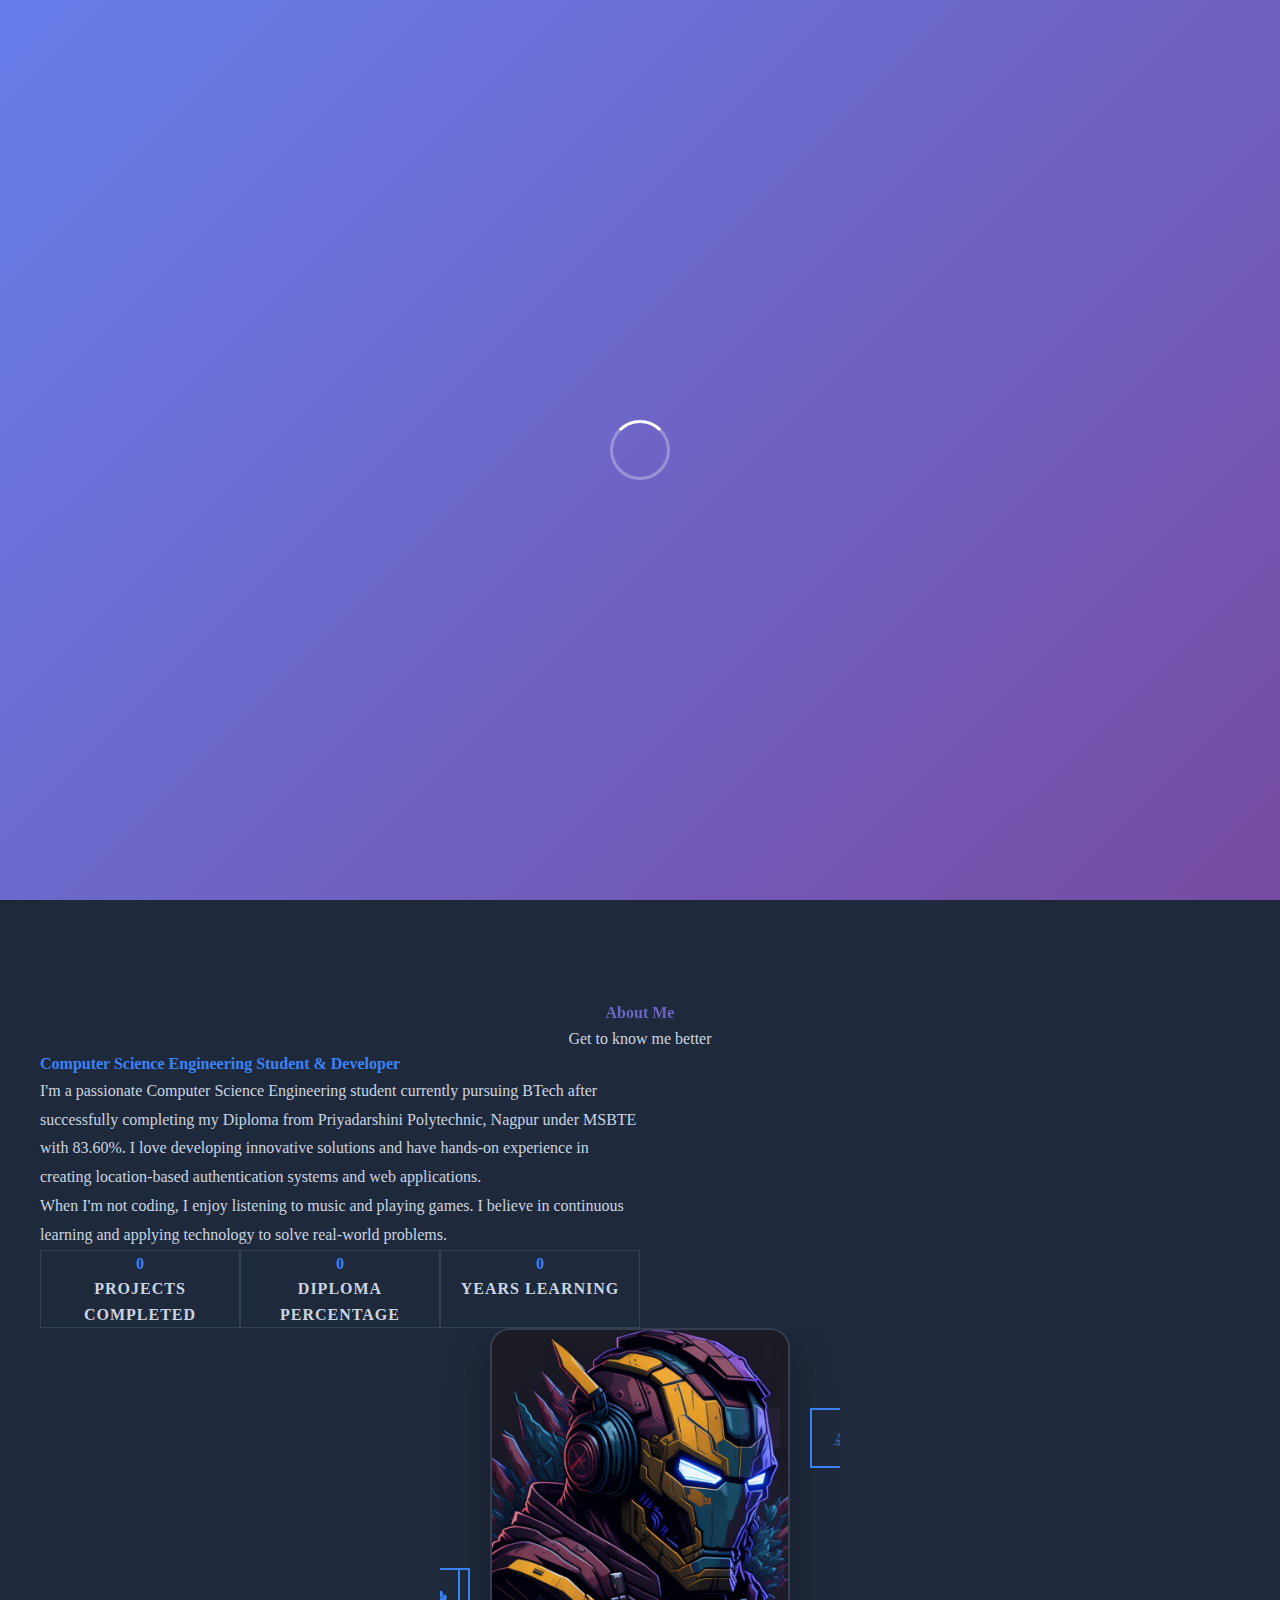
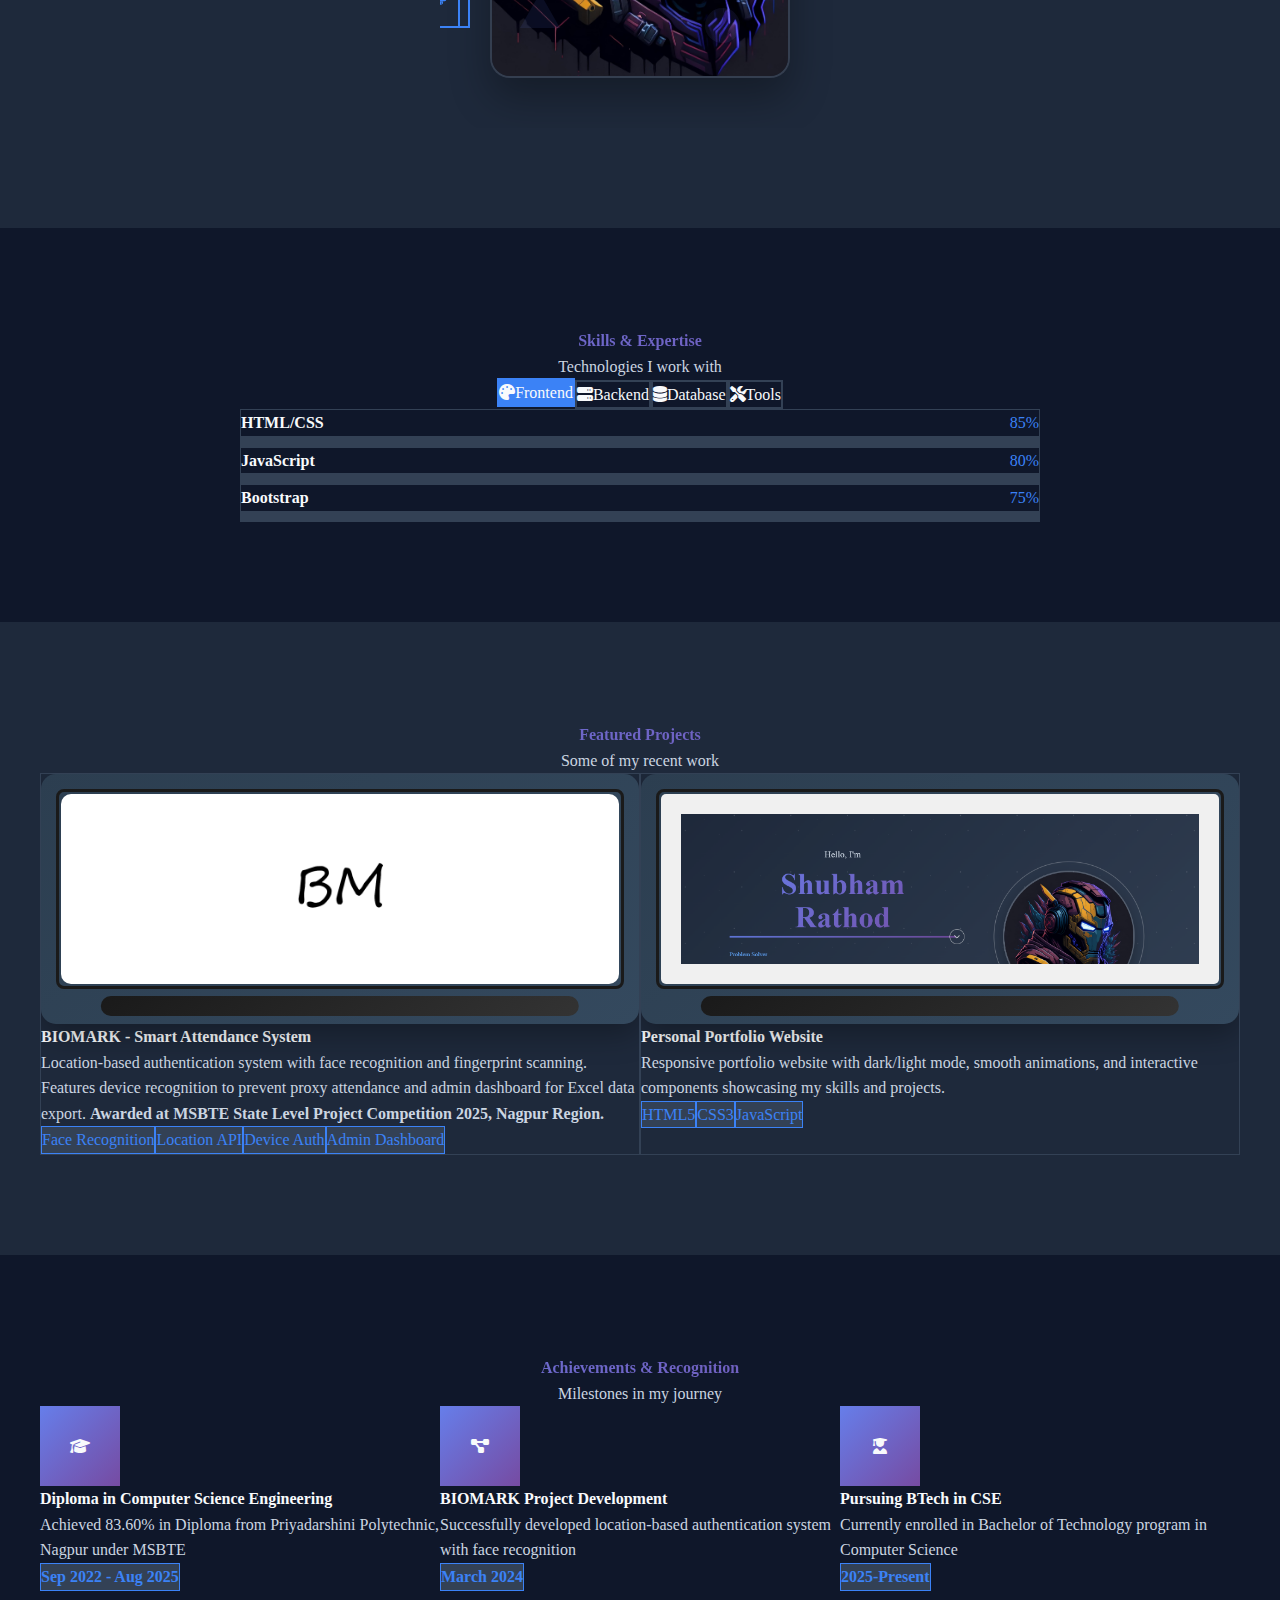
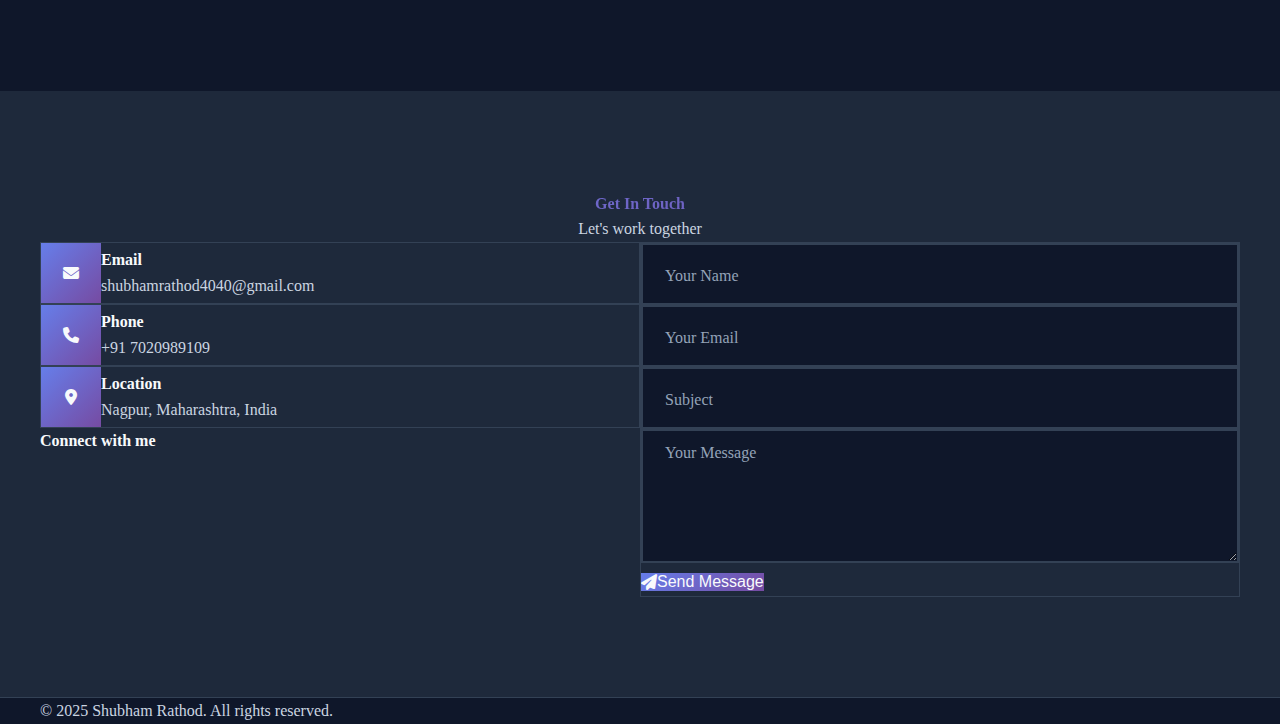
<file: index.html>
<!DOCTYPE html>
<html lang="en" data-theme="dark">
<head>
    <meta charset="UTF-8">
    <meta name="viewport" content="width=device-width, initial-scale=1.0">
    <meta name="description" content="Shubham Rathod - Professional Portfolio | Software Developer & Tech Enthusiast">
    <meta name="keywords" content="Shubham Rathod, Portfolio, Software Developer, Web Developer, Projects">
    <meta name="author" content="Shubham Rathod">
    <title>Shubham Rathod - Portfolio</title>
    
    <!-- Preload critical resources -->
    <link rel="preload" href="styles.css" as="style">
    <link rel="preload" href="script.js" as="script">
    
    <!-- Stylesheets -->
    <link rel="stylesheet" href="styles.css">
    
    <!-- Font Awesome for icons -->
    <link rel="stylesheet" href="https://cdnjs.cloudflare.com/ajax/libs/font-awesome/6.4.0/css/all.min.css">
    
    <!-- Google Fonts -->
    <link href="https://fonts.googleapis.com/css2?family=Inter:wght@300;400;500;600;700&family=Poppins:wght@300;400;500;600;700&display=swap" rel="stylesheet">
</head>
<body>
    <!-- Loading Screen -->
    <div id="loading-screen">
        <div class="loader">
            <div class="loader-circle"></div>
            <p>Loading Portfolio...</p>
        </div>
    </div>

    <!-- Navigation -->
    <nav class="navbar" id="navbar">
        <div class="nav-container">
            <div class="nav-logo">
                <a href="#home">Shubham Rathod</a>
            </div>
            <ul class="nav-menu" id="nav-menu">
                <li class="nav-item">
                    <a href="#home" class="nav-link active">Home</a>
                </li>
                <li class="nav-item">
                    <a href="#about" class="nav-link">About</a>
                </li>
                <li class="nav-item">
                    <a href="#skills" class="nav-link">Skills</a>
                </li>
                <li class="nav-item">
                    <a href="#projects" class="nav-link">Projects</a>
                </li>
                <li class="nav-item">
                    <a href="#achievements" class="nav-link">Achievements</a>
                </li>
                <li class="nav-item">
                    <a href="#contact" class="nav-link">Contact</a>
                </li>
            </ul>
            <div class="nav-controls">
                <button class="theme-toggle" id="theme-toggle" aria-label="Toggle theme">
                    <i class="fas fa-moon"></i>
                </button>
                <div class="hamburger" id="hamburger">
                    <span></span>
                    <span></span>
                    <span></span>
                </div>
            </div>
        </div>
    </nav>

    <!-- Home Section -->
    <section id="home" class="hero">
        <div class="hero-background">
            <div class="hero-particles"></div>
        </div>
        <div class="hero-content">
            <div class="hero-text">
                <div class="hero-greeting">
                    <span class="greeting-text">Hello, I'm</span>
                </div>
                <h1 class="hero-title">
                    <span class="name-highlight">Shubham Rathod</span>
                </h1>
                <div class="hero-subtitle">
                    <span class="typing-text"></span>
                    <span class="cursor">|</span>
                </div>
                <p class="hero-description">
                    Computer Science Engineering student passionate about developing innovative solutions. 
                    Currently pursuing BTech after completing Diploma with 83.60% from Priyadarshini Polytechnic, Nagpur.
                </p>
                <div class="hero-buttons">
                    <a href="#projects" class="btn btn-primary">
                        <i class="fas fa-code"></i>
                        View My Work
                    </a>
                    <a href="#contact" class="btn btn-secondary">
                        <i class="fas fa-envelope"></i>
                        Get In Touch
                    </a>
                    <a href="resume.html" class="btn btn-outline">
                        <i class="fas fa-download"></i>
                        Download Resume
                    </a>
                </div>
                <div class="social-links">
                    <a href="https://www.linkedin.com/in/shubham-rathod-337b40384" target="_blank" aria-label="LinkedIn">
                        <i class="fab fa-linkedin-in"></i>
                    </a>
                    <a href="https://github.com/sr-exe" target="_blank" aria-label="GitHub">
                        <i class="fab fa-github"></i>
                    </a>
                    <a href="mailto:shubhamrathod4040@gmail.com" aria-label="Email">
                        <i class="fas fa-envelope"></i>
                    </a>
                    <a href="tel:+917020989109" aria-label="Phone">
                        <i class="fas fa-phone"></i>
                    </a>
                </div>
            </div>
            <div class="hero-image">
                <div class="image-container">
                    <img src="./ai-generated-7920006_1920.jpg" alt="Shubham Rathod" class="profile-img">
                    <div class="image-overlay"></div>
                </div>
            </div>
        </div>
        <div class="scroll-indicator">
            <div class="scroll-arrow">
                <i class="fas fa-chevron-down"></i>
            </div>
        </div>
    </section>

    <!-- About Section -->
    <section id="about" class="about">
        <div class="container">
            <div class="section-header">
                <h2 class="section-title">About Me</h2>
                <p class="section-subtitle">Get to know me better</p>
            </div>
            <div class="about-content">
                <div class="about-text">
                    <div class="about-intro">
                        <h3>Computer Science Engineering Student & Developer</h3>
                        <p>
                            I'm a passionate Computer Science Engineering student currently pursuing BTech after 
                            successfully completing my Diploma from Priyadarshini Polytechnic, Nagpur under MSBTE 
                            with 83.60%. I love developing innovative solutions and have hands-on experience in 
                            creating location-based authentication systems and web applications.
                        </p>
                        <p>
                            When I'm not coding, I enjoy listening to music and playing games. I believe in 
                            continuous learning and applying technology to solve real-world problems.
                        </p>
                    </div>
                    <div class="about-stats">
                        <div class="stat-item">
                            <span class="stat-number" data-target="2">0</span>
                            <span class="stat-label">Projects Completed</span>
                        </div>
                        <div class="stat-item">
                            <span class="stat-number" data-target="83">0</span>
                            <span class="stat-label">Diploma Percentage</span>
                        </div>
                        <div class="stat-item">
                            <span class="stat-number" data-target="4">0</span>
                            <span class="stat-label">Years Learning</span>
                        </div>
                    </div>
                </div>
            </div>
            <div class="about-image">
                <div class="image-wrapper">
                    <!-- 3D Profile Card -->
                    <div class="profile-3d-container">
                        <div class="profile-card-3d">
                            <div class="card-front">
                                <img src="./ai-generated-7920006_1920.jpg" alt="Shubham Rathod - Profile Photo" />
                            </div>
                            <div class="card-back">
                                <div class="tech-icons">
                                    <div class="tech-icon-3d">
                                        <i class="fab fa-java"></i>
                                        <span>Java</span>
                                    </div>
                                    <div class="tech-icon-3d">
                                        <i class="fab fa-python"></i>
                                        <span>Python</span>
                                    </div>
                                    <div class="tech-icon-3d">
                                        <i class="fab fa-js-square"></i>
                                        <span>JavaScript</span>
                                    </div>
                                    <div class="tech-icon-3d">
                                        <i class="fas fa-database"></i>
                                        <span>MySQL</span>
                                    </div>
                                </div>
                            </div>
                            </div>
                            
                            
                            <!-- Floating Tech Icons -->
                            <div class="floating-elements">
                                <div class="floating-icon tech-java">
                                    <i class="fab fa-java"></i>
                                </div>
                                <div class="floating-icon tech-python">
                                    <i class="fab fa-python"></i>
                                </div>
                                <div class="floating-icon tech-js">
                                    <i class="fab fa-js-square"></i>
                                </div>
                                <div class="floating-icon tech-database">
                                    <i class="fas fa-database"></i>
                                </div>
                            </div>
                            
                            <!-- 3D Geometric Shapes -->
                            <div class="geometric-shapes">
                                <div class="shape-cube"></div>
                                <div class="shape-pyramid"></div>
                                <div class="shape-sphere"></div>
                            </div>
                        </div>
                    </div>
                </div>
            </div>
        </div>
    </section>

    <!-- Skills Section -->
    <section id="skills" class="skills">
        <div class="container">
            <div class="section-header">
                <h2 class="section-title">Skills & Expertise</h2>
                <p class="section-subtitle">Technologies I work with</p>
            </div>
            <div class="skills-content">
                <div class="skills-categories">
                    <div class="skill-category active" data-category="frontend">
                        <i class="fas fa-palette"></i>
                        <span>Frontend</span>
                    </div>
                    <div class="skill-category" data-category="backend">
                        <i class="fas fa-server"></i>
                        <span>Backend</span>
                    </div>
                    <div class="skill-category" data-category="database">
                        <i class="fas fa-database"></i>
                        <span>Database</span>
                    </div>
                    <div class="skill-category" data-category="tools">
                        <i class="fas fa-tools"></i>
                        <span>Tools</span>
                    </div>
                </div>
                
                <div class="skills-grid">
                    <!-- Frontend Skills -->
                    <div class="skills-group active" data-group="frontend">
                        <div class="skill-item">
                            <div class="skill-info">
                                <span class="skill-name">HTML/CSS</span>
                                <span class="skill-percentage">85%</span>
                            </div>
                            <div class="skill-bar">
                                <div class="skill-progress" data-width="85"></div>
                            </div>
                        </div>
                        <div class="skill-item">
                            <div class="skill-info">
                                <span class="skill-name">JavaScript</span>
                                <span class="skill-percentage">80%</span>
                            </div>
                            <div class="skill-bar">
                                <div class="skill-progress" data-width="80"></div>
                            </div>
                        </div>
                        <div class="skill-item">
                            <div class="skill-info">
                                <span class="skill-name">Bootstrap</span>
                                <span class="skill-percentage">75%</span>
                            </div>
                            <div class="skill-bar">
                                <div class="skill-progress" data-width="75"></div>
                            </div>
                        </div>
                    </div>

                    <!-- Backend Skills -->
                    <div class="skills-group" data-group="backend">
                        <div class="skill-item">
                            <div class="skill-info">
                                <span class="skill-name">Java</span>
                                <span class="skill-percentage">85%</span>
                            </div>
                            <div class="skill-bar">
                                <div class="skill-progress" data-width="85"></div>
                            </div>
                        </div>
                        <div class="skill-item">
                            <div class="skill-info">
                                <span class="skill-name">Python</span>
                                <span class="skill-percentage">80%</span>
                            </div>
                            <div class="skill-bar">
                                <div class="skill-progress" data-width="80"></div>
                            </div>
                        </div>
                        <div class="skill-item">
                            <div class="skill-info">
                                <span class="skill-name">C++</span>
                                <span class="skill-percentage">75%</span>
                            </div>
                            <div class="skill-bar">
                                <div class="skill-progress" data-width="75"></div>
                            </div>
                        </div>
                        <div class="skill-item">
                            <div class="skill-info">
                                <span class="skill-name">API Development</span>
                                <span class="skill-percentage">70%</span>
                            </div>
                            <div class="skill-bar">
                                <div class="skill-progress" data-width="70"></div>
                            </div>
                        </div>
                    </div>

                    <!-- Database Skills -->
                    <div class="skills-group" data-group="database">
                        <div class="skill-item">
                            <div class="skill-info">
                                <span class="skill-name">MySQL</span>
                                <span class="skill-percentage">80%</span>
                            </div>
                            <div class="skill-bar">
                                <div class="skill-progress" data-width="80"></div>
                            </div>
                        </div>
                        <div class="skill-item">
                            <div class="skill-info">
                                <span class="skill-name">Database Design</span>
                                <span class="skill-percentage">75%</span>
                            </div>
                            <div class="skill-bar">
                                <div class="skill-progress" data-width="75"></div>
                            </div>
                        </div>
                    </div>

                    <!-- Tools Skills -->
                    <div class="skills-group" data-group="tools">
                        <div class="skill-item">
                            <div class="skill-info">
                                <span class="skill-name">Git/GitHub</span>
                                <span class="skill-percentage">85%</span>
                            </div>
                            <div class="skill-bar">
                                <div class="skill-progress" data-width="85"></div>
                            </div>
                        </div>
                        <div class="skill-item">
                            <div class="skill-info">
                                <span class="skill-name">Communication</span>
                                <span class="skill-percentage">90%</span>
                            </div>
                            <div class="skill-bar">
                                <div class="skill-progress" data-width="90"></div>
                            </div>
                        </div>
                        <div class="skill-item">
                            <div class="skill-info">
                                <span class="skill-name">Management</span>
                                <span class="skill-percentage">85%</span>
                            </div>
                            <div class="skill-bar">
                                <div class="skill-progress" data-width="85"></div>
                            </div>
                        </div>
                    </div>
                </div>
            </div>
        </div>
    </section>

    <!-- Projects Section -->
    <section id="projects" class="projects">
        <div class="container">
            <div class="section-header">
                <h2 class="section-title">Featured Projects</h2>
                <p class="section-subtitle">Some of my recent work</p>
            </div>
            <div class="projects-grid">
                <div class="project-card" data-category="web">
                    <div class="project-image">
                        <img src="./ic_launcher-playstore.png" alt="BIOMARK - Location Based Authentication">
                        <div class="project-overlay">
                            <div class="project-links">
                                <a href="https://github.com/sr-exe" class="project-link" aria-label="View Code">
                                    <i class="fab fa-github"></i>
                                </a>
                                <a href="./Screenshot 2025-09-16 205248.pdf" class="project-link" aria-label="View Certificate" target="_blank">
                                    <i class="fas fa-certificate"></i>
                                </a>
                            </div>
                        </div>
                    </div>
                    <div class="project-content">
                        <h3 class="project-title">BIOMARK - Smart Attendance System</h3>
                        <p class="project-description">
                            Location-based authentication system with face recognition and fingerprint scanning. 
                            Features device recognition to prevent proxy attendance and admin dashboard for Excel data export.
                            <strong>Awarded at MSBTE State Level Project Competition 2025, Nagpur Region.</strong>
                        </p>
                        <div class="project-tech">
                            <span class="tech-tag">Face Recognition</span>
                            <span class="tech-tag">Location API</span>
                            <span class="tech-tag">Device Auth</span>
                            <span class="tech-tag">Admin Dashboard</span>
                        </div>
                    </div>
                </div>

                <div class="project-card" data-category="web">
                    <div class="project-image">
                        <img src="./Screenshot 2025-09-16 192112.png" alt="Personal Portfolio Website">
                        <div class="project-overlay">
                            <div class="project-links">
                                <a href="https://github.com/sr-exe" class="project-link" aria-label="View Code">
                                    <i class="fab fa-github"></i>
                                </a>
                            </div>
                        </div>
                    </div>
                    <div class="project-content">
                        <h3 class="project-title">Personal Portfolio Website</h3>
                        <p class="project-description">
                            Responsive portfolio website with dark/light mode, smooth animations, 
                            and interactive components showcasing my skills and projects.
                        </p>
                        <div class="project-tech">
                            <span class="tech-tag">HTML5</span>
                            <span class="tech-tag">CSS3</span>
                            <span class="tech-tag">JavaScript</span>
                        </div>
                    </div>
                </div>

            </div>
        </div>
    </section>

    <!-- Achievements Section -->
    <section id="achievements" class="achievements">
        <div class="container">
            <div class="section-header">
                <h2 class="section-title">Achievements & Recognition</h2>
                <p class="section-subtitle">Milestones in my journey</p>
            </div>
            <div class="achievements-grid">
                <div class="achievement-item">
                    <div class="achievement-icon">
                        <i class="fas fa-graduation-cap"></i>
                    </div>
                    <div class="achievement-content">
                        <h3>Diploma in Computer Science Engineering</h3>
                        <p>Achieved 83.60% in Diploma from Priyadarshini Polytechnic, Nagpur under MSBTE</p>
                        <span class="achievement-year">Sep 2022 - Aug 2025</span>
                    </div>
                </div>
                <div class="achievement-item">
                    <div class="achievement-icon">
                        <i class="fas fa-project-diagram"></i>
                    </div>
                    <div class="achievement-content">
                        <h3>BIOMARK Project Development</h3>
                        <p>Successfully developed location-based authentication system with face recognition</p>
                        <span class="achievement-year">March 2024</span>
                    </div>
                </div>
                <div class="achievement-item">
                    <div class="achievement-icon">
                        <i class="fas fa-user-graduate"></i>
                    </div>
                    <div class="achievement-content">
                        <h3>Pursuing BTech in CSE</h3>
                        <p>Currently enrolled in Bachelor of Technology program in Computer Science</p>
                        <span class="achievement-year">2025-Present</span>
                    </div>
                </div>
            </div>
        </div>
    </section>

    <!-- Contact Section -->
    <section id="contact" class="contact">
        <div class="container">
            <div class="section-header">
                <h2 class="section-title">Get In Touch</h2>
                <p class="section-subtitle">Let's work together</p>
            </div>
            <div class="contact-content">
                <div class="contact-info">
                    <div class="contact-item">
                        <div class="contact-icon">
                            <i class="fas fa-envelope"></i>
                        </div>
                        <div class="contact-details">
                            <h4>Email</h4>
                            <p>shubhamrathod4040@gmail.com</p>
                        </div>
                    </div>
                    <div class="contact-item">
                        <div class="contact-icon">
                            <i class="fas fa-phone"></i>
                        </div>
                        <div class="contact-details">
                            <h4>Phone</h4>
                            <p>+91 7020989109</p>
                        </div>
                    </div>
                    <div class="contact-item">
                        <div class="contact-icon">
                            <i class="fas fa-map-marker-alt"></i>
                        </div>
                        <div class="contact-details">
                            <h4>Location</h4>
                            <p>Nagpur, Maharashtra, India</p>
                        </div>
                    </div>
                    <div class="contact-social">
                        <h4>Connect with me</h4>
                        <div class="social-links">
                            <a href="https://www.linkedin.com/in/shubham-rathod-337b40384" target="_blank">
                                <i class="fab fa-linkedin-in"></i>
                            </a>
                            <a href="https://github.com/sr-exe" target="_blank">
                                <i class="fab fa-github"></i>
                            </a>
                        </div>
                    </div>
                </div>
                
                <form class="contact-form" id="contact-form">
                    <div class="form-group">
                        <input type="text" id="name" name="name" placeholder=" " required>
                        <label for="name">Your Name</label>
                    </div>
                    
                    <div class="form-group">
                        <input type="email" id="email" name="email" placeholder=" " required>
                        <label for="email">Your Email</label>
                    </div>
                    
                    <div class="form-group">
                        <input type="text" id="subject" name="subject" placeholder=" " required>
                        <label for="subject">Subject</label>
                    </div>
                    
                    <div class="form-group">
                        <textarea id="message" name="message" rows="5" placeholder=" " required></textarea>
                        <label for="message">Your Message</label>
                    </div>
                    
                    <button type="submit" class="btn btn-primary">
                        <i class="fas fa-paper-plane"></i>
                        Send Message
                    </button>
                </form>
            </div>
        </div>
    </section>

    <!-- Footer -->
    <footer class="footer">
        <div class="container">
            <div class="footer-content">
                <div class="footer-text">
                    <center>
                    <p>&copy; 2025 Shubham Rathod. All rights reserved.</p>
                    </center>
                </div>
            
    </footer>

    <!-- Back to Top Button -->
    <button class="back-to-top" id="back-to-top" aria-label="Back to top">
        <i class="fas fa-chevron-up"></i>
    </button>

    <!-- Scripts -->
    <script src="script.js"></script>
    <script>
        // Initialize dark theme immediately
        document.documentElement.setAttribute('data-theme', 'dark');
        initTheme();
    </script>
</body>
</html>
</file>
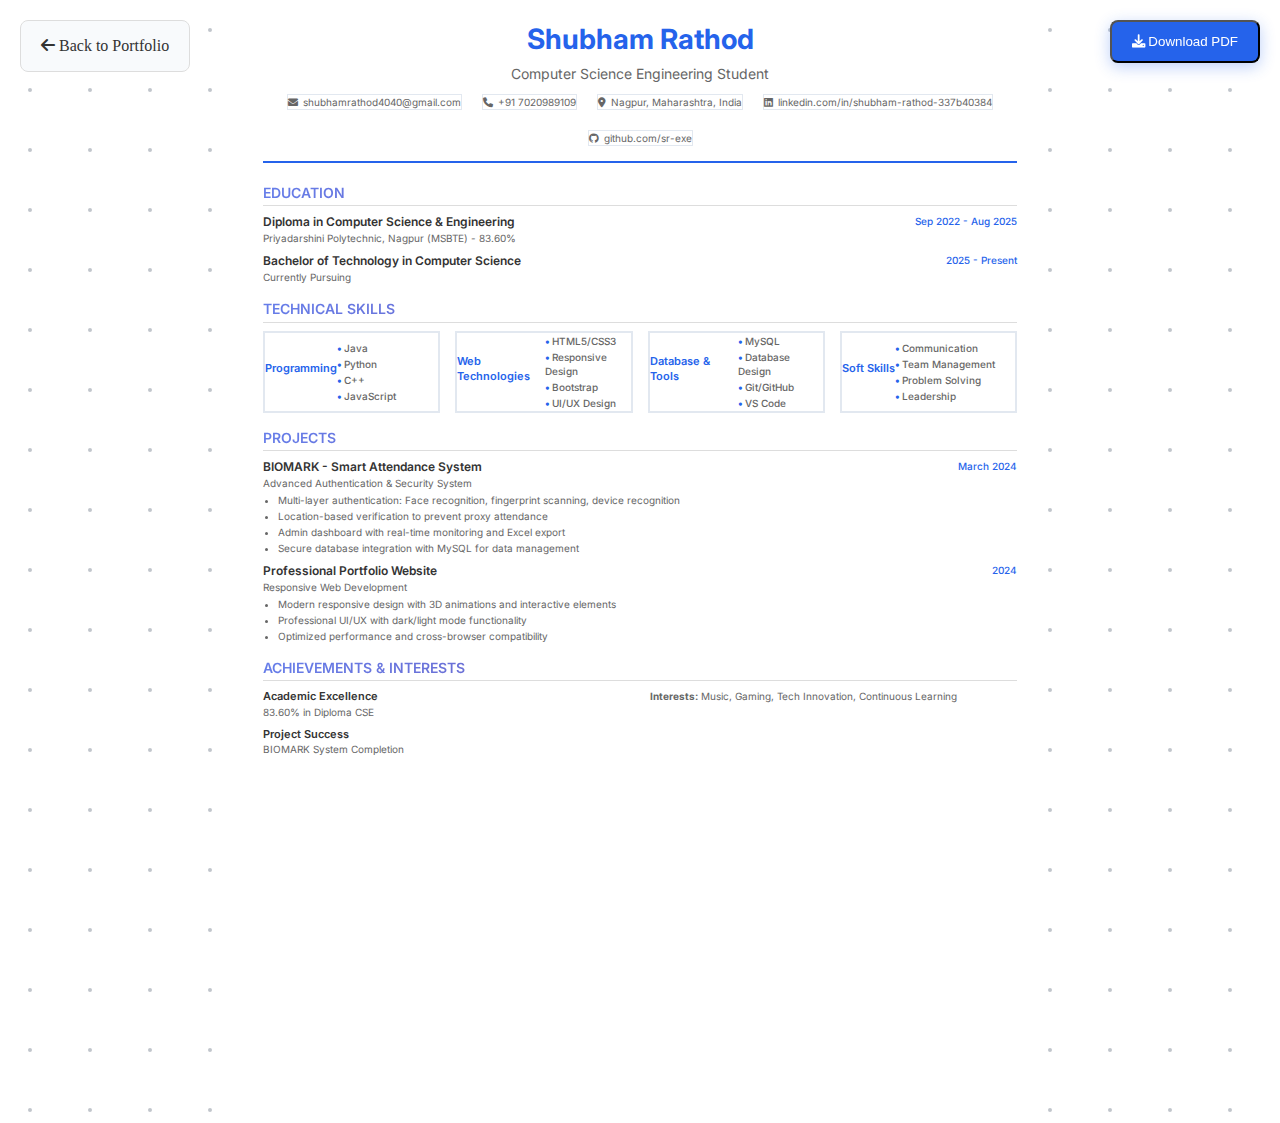
<file: resume.html>
<!DOCTYPE html>
<html lang="en">
<head>
    <meta charset="UTF-8">
    <meta name="viewport" content="width=device-width, initial-scale=1.0">
    <title>Shubham Rathod - Resume</title>
    <link rel="stylesheet" href="styles.css">
    <link href="https://fonts.googleapis.com/css2?family=Inter:wght@300;400;500;600;700&family=Poppins:wght@300;400;500;600;700&display=swap" rel="stylesheet">
    <link rel="stylesheet" href="https://cdnjs.cloudflare.com/ajax/libs/font-awesome/6.0.0/css/all.min.css">
    <style>
        @page {
            size: A4;
            margin: 0.5in;
        }
        
        .resume-container {
            max-width: 210mm;
            min-height: 297mm;
            margin: 0 auto;
            padding: 20px;
            background: white;
            color: #333;
            font-family: 'Inter', sans-serif;
            line-height: 1.4;
            font-size: 11px;
        }
        
        .resume-header {
            text-align: center;
            margin-bottom: 20px;
            padding-bottom: 15px;
            border-bottom: 2px solid #2563eb;
        }
        
        .resume-name {
            font-size: 28px;
            font-weight: 700;
            color: #2563eb;
            margin-bottom: 5px;
        }
        
        .resume-title {
            font-size: 14px;
            color: #666;
            margin-bottom: 10px;
        }
        
        .resume-contact {
            display: flex;
            justify-content: center;
            gap: 20px;
            flex-wrap: wrap;
            font-size: 10px;
        }
        
        .contact-item {
            display: flex;
            align-items: center;
            gap: 5px;
            color: #666;
        }
        
        .resume-section {
            margin-bottom: 15px;
        }
        
        .section-title {
            font-size: 14px;
            font-weight: 600;
            color: #2563eb;
            margin-bottom: 8px;
            padding-bottom: 3px;
            border-bottom: 1px solid #ddd;
            text-transform: uppercase;
        }
        
        .education-item, .experience-item {
            margin-bottom: 8px;
        }
        
        .item-header {
            display: flex;
            justify-content: space-between;
            align-items: flex-start;
            margin-bottom: 3px;
        }
        
        .item-title {
            font-weight: 600;
            color: #333;
            font-size: 12px;
        }
        
        .item-subtitle {
            color: #666;
            font-size: 10px;
        }
        
        .item-date {
            color: #2563eb;
            font-weight: 500;
            font-size: 10px;
        }
        
        .skills-grid {
            display: grid;
            grid-template-columns: repeat(4, 1fr);
            gap: 15px;
        }
        
        .skill-category h4 {
            color: #2563eb;
            margin-bottom: 5px;
            font-weight: 600;
            font-size: 11px;
        }
        
        .skill-list {
            list-style: none;
            padding: 0;
            margin: 0;
        }
        
        .skill-list li {
            padding: 1px 0;
            color: #666;
            font-size: 10px;
        }
        
        .skill-list li:before {
            content: "• ";
            color: #2563eb;
            font-weight: bold;
        }
        
        .experience-item ul {
            margin: 3px 0 0 15px;
            padding: 0;
        }
        
        .experience-item ul li {
            font-size: 10px;
            margin-bottom: 2px;
            color: #666;
        }
        
        .download-btn {
            position: fixed;
            top: 20px;
            right: 20px;
            background: #2563eb;
            color: white;
            padding: 12px 20px;
            border-radius: 8px;
            text-decoration: none;
            font-weight: 500;
            box-shadow: 0 4px 15px rgba(37, 99, 235, 0.3);
            transition: all 0.3s ease;
            z-index: 1000;
        }
        
        .download-btn:hover {
            transform: translateY(-2px);
            box-shadow: 0 6px 20px rgba(37, 99, 235, 0.4);
        }
        
        .back-btn {
            position: fixed;
            top: 20px;
            left: 20px;
            background: #f8fafc;
            color: #333;
            padding: 12px 20px;
            border-radius: 8px;
            text-decoration: none;
            font-weight: 500;
            border: 1px solid #ddd;
            transition: all 0.3s ease;
            z-index: 1000;
        }
        
        .back-btn:hover {
            background: #2563eb;
            color: white;
        }
        
        @media print {
            .download-btn, .back-btn {
                display: none !important;
            }
            
            .resume-container {
                max-width: none;
                margin: 0;
                padding: 15px;
                box-shadow: none;
                background: white !important;
                color: #333 !important;
            }
            
            * {
                -webkit-print-color-adjust: exact !important;
                print-color-adjust: exact !important;
            }
        }
        
        @media (max-width: 768px) {
            .resume-contact {
                flex-direction: column;
                gap: 10px;
            }
            
            .item-header {
                flex-direction: column;
                gap: 2px;
            }
            
            .skills-grid {
                grid-template-columns: repeat(2, 1fr);
            }
        }
    </style>
</head>
<body>
    <a href="index.html" class="back-btn">
        <i class="fas fa-arrow-left"></i> Back to Portfolio
    </a>
    
    <button onclick="downloadPDF()" class="download-btn">
        <i class="fas fa-download"></i> Download PDF
    </button>

    <div class="resume-container">
        <div class="resume-header">
            <h1 class="resume-name">Shubham Rathod</h1>
            <p class="resume-title">Computer Science Engineering Student</p>
            <div class="resume-contact">
                <div class="contact-item">
                    <i class="fas fa-envelope"></i>
                    <span>shubhamrathod4040@gmail.com</span>
                </div>
                <div class="contact-item">
                    <i class="fas fa-phone"></i>
                    <span>+91 7020989109</span>
                </div>
                <div class="contact-item">
                    <i class="fas fa-map-marker-alt"></i>
                    <span>Nagpur, Maharashtra, India</span>
                </div>
                <div class="contact-item">
                    <i class="fab fa-linkedin"></i>
                    <span>linkedin.com/in/shubham-rathod-337b40384</span>
                </div>
                <div class="contact-item">
                    <i class="fab fa-github"></i>
                    <span>github.com/sr-exe</span>
                </div>
            </div>
        </div>

        <div class="resume-section">
            <h2 class="section-title">Education</h2>
            <div class="education-item">
                <div class="item-header">
                    <div>
                        <div class="item-title">Diploma in Computer Science & Engineering</div>
                        <div class="item-subtitle">Priyadarshini Polytechnic, Nagpur (MSBTE) - 83.60%</div>
                    </div>
                    <div class="item-date">Sep 2022 - Aug 2025</div>
                </div>
            </div>
            <div class="education-item">
                <div class="item-header">
                    <div>
                        <div class="item-title">Bachelor of Technology in Computer Science</div>
                        <div class="item-subtitle">Currently Pursuing</div>
                    </div>
                    <div class="item-date">2025 - Present</div>
                </div>
            </div>
        </div>

        <div class="resume-section">
            <h2 class="section-title">Technical Skills</h2>
            <div class="skills-grid">
                <div class="skill-category">
                    <h4>Programming</h4>
                    <ul class="skill-list">
                        <li>Java</li>
                        <li>Python</li>
                        <li>C++</li>
                        <li>JavaScript</li>
                    </ul>
                </div>
                <div class="skill-category">
                    <h4>Web Technologies</h4>
                    <ul class="skill-list">
                        <li>HTML5/CSS3</li>
                        <li>Responsive Design</li>
                        <li>Bootstrap</li>
                        <li>UI/UX Design</li>
                    </ul>
                </div>
                <div class="skill-category">
                    <h4>Database & Tools</h4>
                    <ul class="skill-list">
                        <li>MySQL</li>
                        <li>Database Design</li>
                        <li>Git/GitHub</li>
                        <li>VS Code</li>
                    </ul>
                </div>
                <div class="skill-category">
                    <h4>Soft Skills</h4>
                    <ul class="skill-list">
                        <li>Communication</li>
                        <li>Team Management</li>
                        <li>Problem Solving</li>
                        <li>Leadership</li>
                    </ul>
                </div>
            </div>
        </div>

        <div class="resume-section">
            <h2 class="section-title">Projects</h2>
            <div class="experience-item">
                <div class="item-header">
                    <div>
                        <div class="item-title">BIOMARK - Smart Attendance System</div>
                        <div class="item-subtitle">Advanced Authentication & Security System</div>
                    </div>
                    <div class="item-date">March 2024</div>
                </div>
                <ul>
                    <li>Multi-layer authentication: Face recognition, fingerprint scanning, device recognition</li>
                    <li>Location-based verification to prevent proxy attendance</li>
                    <li>Admin dashboard with real-time monitoring and Excel export</li>
                    <li>Secure database integration with MySQL for data management</li>
                </ul>
            </div>
            <div class="experience-item">
                <div class="item-header">
                    <div>
                        <div class="item-title">Professional Portfolio Website</div>
                        <div class="item-subtitle">Responsive Web Development</div>
                    </div>
                    <div class="item-date">2024</div>
                </div>
                <ul>
                    <li>Modern responsive design with 3D animations and interactive elements</li>
                    <li>Professional UI/UX with dark/light mode functionality</li>
                    <li>Optimized performance and cross-browser compatibility</li>
                </ul>
            </div>
        </div>

        <div class="resume-section">
            <h2 class="section-title">Achievements & Interests</h2>
            <div style="display: flex; justify-content: space-between;">
                <div style="flex: 1; margin-right: 20px;">
                    <div class="experience-item">
                        <div class="item-title" style="font-size: 11px;">Academic Excellence</div>
                        <div class="item-subtitle">83.60% in Diploma CSE</div>
                    </div>
                    <div class="experience-item">
                        <div class="item-title" style="font-size: 11px;">Project Success</div>
                        <div class="item-subtitle">BIOMARK System Completion</div>
                    </div>
                </div>
                <div style="flex: 1;">
                    <div style="color: #666; font-size: 10px;">
                        <strong>Interests:</strong> Music, Gaming, Tech Innovation, Continuous Learning
                    </div>
                </div>
            </div>
        </div>
    </div>

    <script src="script.js"></script>
    <script>
        function downloadPDF() {
            // Hide buttons for clean PDF
            document.querySelector('.download-btn').style.display = 'none';
            document.querySelector('.back-btn').style.display = 'none';
            
            // Print the page
            window.print();
            
            // Show buttons back after print dialog
            setTimeout(() => {
                document.querySelector('.download-btn').style.display = 'block';
                document.querySelector('.back-btn').style.display = 'block';
            }, 1000);
        }
    </script>
</body>
</html>
</file>
<file: styles.css>
/* ===== CSS VARIABLES & THEME SYSTEM ===== */
:root {
  /* Light Theme Colors */
  --primary-color: #2563eb;
  --secondary-color: #3b82f6;
  --accent-color: #1d4ed8;
  --bg-primary: #ffffff;
  --bg-secondary: #f8fafc;
  --bg-tertiary: #f1f5f9;
  --text-primary: #1e293b;
  --text-secondary: #64748b;
  --text-muted: #94a3b8;
  --border-color: #e2e8f0;
  --shadow-light: rgba(0, 0, 0, 0.1);
  --shadow-medium: rgba(0, 0, 0, 0.15);
  --shadow-heavy: rgba(0, 0, 0, 0.25);
  
  /* Professional Background Patterns */
  --bg-pattern-light: url("data:image/svg+xml,%3Csvg width='60' height='60' viewBox='0 0 60 60' xmlns='http://www.w3.org/2000/svg'%3E%3Cg fill='none' fill-rule='evenodd'%3E%3Cg fill='%23f1f5f9' fill-opacity='0.4'%3E%3Ccircle cx='30' cy='30' r='2'/%3E%3C/g%3E%3C/g%3E%3C/svg%3E");
  --bg-pattern-dark: url("data:image/svg+xml,%3Csvg width='60' height='60' viewBox='0 0 60 60' xmlns='http://www.w3.org/2000/svg'%3E%3Cg fill='none' fill-rule='evenodd'%3E%3Cg fill='%23334155' fill-opacity='0.3'%3E%3Ccircle cx='30' cy='30' r='2'/%3E%3C/g%3E%3C/g%3E%3C/svg%3E");
  
  /* Gradients */
  --gradient-primary: linear-gradient(135deg, #667eea 0%, #764ba2 100%);
  --gradient-secondary: linear-gradient(135deg, #f093fb 0%, #f5576c 100%);
  --gradient-accent: linear-gradient(135deg, #4facfe 0%, #00f2fe 100%);
  --gradient-hero: linear-gradient(135deg, #667eea 0%, #764ba2 100%);
  --gradient-hero-overlay: linear-gradient(135deg, rgba(102, 126, 234, 0.9) 0%, rgba(118, 75, 162, 0.9) 100%);
  
  /* Transitions */
  --transition-fast: 0.2s ease;
  --transition-normal: 0.3s ease;
  --transition-slow: 0.5s ease;
  
  /* Spacing */
  --section-padding: 5rem 0;
  --container-padding: 0 2rem;
}

/* Dark Theme */
[data-theme="dark"] {
  --primary-color: #3b82f6;
  --secondary-color: #60a5fa;
  --accent-color: #2563eb;
  --bg-primary: #0f172a;
  --bg-secondary: #1e293b;
  --bg-tertiary: #334155;
  --text-primary: #f8fafc;
  --text-secondary: #cbd5e1;
  --text-muted: #94a3b8;
  --border-color: #334155;
  --shadow-light: rgba(0, 0, 0, 0.3);
  --shadow-medium: rgba(0, 0, 0, 0.4);
  --shadow-heavy: rgba(0, 0, 0, 0.6);
  
  --gradient-hero: linear-gradient(135deg, #1e293b 0%, #334155 100%);
  --gradient-hero-overlay: linear-gradient(135deg, rgba(30, 41, 59, 0.95) 0%, rgba(51, 65, 85, 0.95) 100%);
}

/* ===== GLOBAL STYLES ===== */
* {
  margin: 0;
  padding: 0;
  box-sizing: border-box;
}

body {
  font-family: var(--font-primary);
  line-height: 1.6;
  color: var(--text-primary);
  background: var(--bg-primary);
  background-image: var(--bg-pattern-dark);
  transition: var(--transition-normal);
  overflow-x: hidden;
}

[data-theme="light"] body {
  background-image: var(--bg-pattern-light);
}

[data-theme="dark"] body {
  background-image: var(--bg-pattern-dark);
}

/* ===== HERO SECTION ===== */
.hero {
  min-height: 100vh;
  display: flex;
  align-items: center;
  justify-content: center;
  position: relative;
  background: var(--gradient-hero);
  background-attachment: fixed;
  overflow: hidden;
}

.hero::before {
  content: '';
  position: absolute;
  top: 0;
  left: 0;
  right: 0;
  bottom: 0;
  background: var(--gradient-hero-overlay);
  z-index: 1;
}

.hero-content {
  position: relative;
  z-index: 2;
  text-align: center;
  color: white;
}

/* Enhanced 3D Profile Card Styles */
.profile-3d-container {
  perspective: 1200px;
  width: 100%;
  display: flex;
  justify-content: center;
  position: relative;
  height: 400px;
}

.profile-card-3d {
  position: relative;
  width: 300px;
  height: 350px;
  transform-style: preserve-3d;
  transition: transform 0.6s ease-in-out;
  cursor: pointer;
}

.profile-card-3d:hover {
  transform: rotateY(180deg) scale(1.05);
}

.profile-card-3d:hover .card-front,
.profile-card-3d:hover .card-back {
  pointer-events: none;
}

.card-front, .card-back {
  position: absolute;
  width: 100%;
  height: 100%;
  backface-visibility: hidden;
  border-radius: 20px;
  overflow: hidden;
  box-shadow: 0 25px 50px rgba(0, 0, 0, 0.3);
  border: 2px solid rgba(255, 255, 255, 0.1);
}

.card-front {
  background: linear-gradient(135deg, #667eea 0%, #764ba2 100%);
  position: relative;
}

.card-front img {
  width: 100%;
  height: 100%;
  object-fit: cover;
  border-radius: 18px;
  transform: rotate(0deg);
  object-position: center center;
}

.card-glow {
  position: absolute;
  top: -2px;
  left: -2px;
  right: -2px;
  bottom: -2px;
  background: linear-gradient(45deg, #ff6b6b, #4ecdc4, #45b7d1, #96ceb4, #ffeaa7);
  border-radius: 22px;
  z-index: -1;
  animation: glow-rotate 3s linear infinite;
  opacity: 0;
  transition: opacity 0.3s ease;
}

.profile-card-3d:hover .card-glow {
  opacity: 1;
}

@keyframes glow-rotate {
  0% { transform: rotate(0deg); }
  100% { transform: rotate(360deg); }
}

.card-back {
  background: linear-gradient(135deg, #667eea 0%, #764ba2 100%);
  transform: rotateY(180deg);
  display: flex;
  align-items: center;
  justify-content: center;
  padding: 20px;
}

.tech-icons {
  display: grid;
  grid-template-columns: repeat(2, 1fr);
  gap: 20px;
  width: 100%;
}

.tech-icon-3d {
  display: flex;
  flex-direction: column;
  align-items: center;
  gap: 8px;
  padding: 15px;
  background: rgba(255, 255, 255, 0.1);
  border-radius: 15px;
  backdrop-filter: blur(10px);
  border: 1px solid rgba(255, 255, 255, 0.2);
  transition: all 0.3s ease;
  transform-style: preserve-3d;
}

.tech-icon-3d:hover {
  transform: translateZ(20px) rotateX(10deg);
  background: rgba(255, 255, 255, 0.2);
}

.tech-icon-3d i {
  font-size: 2rem;
  color: white;
  animation: bounce-3d 2s ease-in-out infinite;
}

.tech-icon-3d span {
  font-size: 0.8rem;
  color: white;
  font-weight: 600;
  text-align: center;
}

@keyframes bounce-3d {
  0%, 100% { transform: translateY(0) rotateX(0); }
  50% { transform: translateY(-10px) rotateX(15deg); }
}

/* Enhanced Floating Elements */
.floating-elements {
  position: absolute;
  top: 0;
  left: 0;
  width: 100%;
  height: 100%;
  pointer-events: none;
  z-index: 1;
}

.floating-icon {
  position: absolute;
  width: 60px;
  height: 60px;
  background: linear-gradient(135deg, #667eea 0%, #764ba2 100%);
  border-radius: 50%;
  display: flex;
  align-items: center;
  justify-content: center;
  box-shadow: 0 15px 35px rgba(102, 126, 234, 0.4);
  animation: float3d 6s ease-in-out infinite;
  cursor: pointer;
  pointer-events: auto;
  transition: all 0.3s ease;
  border: 2px solid rgba(255, 255, 255, 0.2);
}

.floating-icon:hover {
  transform: scale(1.2) translateZ(30px);
  box-shadow: 0 20px 40px rgba(102, 126, 234, 0.6);
}

.floating-icon i {
  font-size: 1.5rem;
  color: white;
  transition: all 0.3s ease;
}

.tech-logo {
  width: 24px;
  height: 24px;
  color: white;
  transition: all 0.3s ease;
}

.floating-tooltip {
  position: absolute;
  bottom: -35px;
  left: 50%;
  transform: translateX(-50%);
  background: rgba(0, 0, 0, 0.8);
  color: white;
  padding: 5px 10px;
  border-radius: 5px;
  font-size: 0.8rem;
  opacity: 0;
  transition: opacity 0.3s ease;
  white-space: nowrap;
}

.floating-icon:hover .floating-tooltip {
  opacity: 1;
}

/* Positioning for floating icons */
.tech-java { top: 5%; right: -5%; animation-delay: 0s; }
.tech-python { top: 25%; right: -8%; animation-delay: 1s; }
.tech-js { bottom: 35%; left: -8%; animation-delay: 2s; }
.tech-mysql { top: 45%; left: -5%; animation-delay: 3s; }
.tech-react { bottom: 15%; right: -10%; animation-delay: 4s; }
.tech-git { top: 65%; left: -12%; animation-delay: 5s; }

@keyframes float3d {
  0%, 100% {
    transform: translateY(0px) rotateZ(0deg) rotateX(0deg);
  }
  25% {
    transform: translateY(-20px) rotateZ(5deg) rotateX(10deg);
  }
  50% {
    transform: translateY(-10px) rotateZ(-5deg) rotateX(-5deg);
  }
  75% {
    transform: translateY(-15px) rotateZ(3deg) rotateX(8deg);
  }
}

/* 3D Geometric Shapes */
.geometric-shapes {
  position: absolute;
  top: 0;
  left: 0;
  width: 100%;
  height: 100%;
  pointer-events: none;
  z-index: 0;
}

.shape-cube, .shape-pyramid, .shape-sphere {
  position: absolute;
  opacity: 0.1;
  animation: geometric-float 8s ease-in-out infinite;
}

.shape-cube {
  width: 40px;
  height: 40px;
  background: linear-gradient(45deg, #667eea, #764ba2);
  top: 20%;
  right: 15%;
  animation-delay: 0s;
  transform-style: preserve-3d;
}

.shape-cube::before {
  content: '';
  position: absolute;
  width: 40px;
  height: 40px;
  background: linear-gradient(45deg, #764ba2, #667eea);
  transform: rotateY(90deg) translateZ(20px);
}

.shape-pyramid {
  width: 0;
  height: 0;
  border-left: 20px solid transparent;
  border-right: 20px solid transparent;
  border-bottom: 35px solid #667eea;
  bottom: 25%;
  left: 20%;
  animation-delay: 2s;
}

.shape-sphere {
  width: 35px;
  height: 35px;
  background: radial-gradient(circle, #764ba2, #667eea);
  border-radius: 50%;
  top: 70%;
  right: 25%;
  animation-delay: 4s;
}

@keyframes geometric-float {
  0%, 100% {
    transform: translateY(0px) rotate(0deg);
  }
  33% {
    transform: translateY(-15px) rotate(120deg);
  }
  66% {
    transform: translateY(-8px) rotate(240deg);
  }
}

/* Professional Loading Animation */
.loading-overlay {
  position: fixed;
  top: 0;
  left: 0;
  width: 100%;
  height: 100%;
  background: linear-gradient(135deg, #667eea 0%, #764ba2 100%);
  display: flex;
  align-items: center;
  justify-content: center;
  z-index: 9999;
  transition: opacity 0.5s ease;
}

.loading-spinner {
  width: 60px;
  height: 60px;
  border: 3px solid rgba(255, 255, 255, 0.3);
  border-top: 3px solid white;
  border-radius: 50%;
  animation: spin 1s linear infinite;
}

@keyframes spin {
  0% { transform: rotate(0deg); }
  100% { transform: rotate(360deg); }
}

/* Responsive Design for 3D Elements */
@media (max-width: 768px) {
  .profile-3d-container {
    height: 350px;
    perspective: 800px;
  }
  
  .profile-card-3d {
    width: 250px;
    height: 300px;
  }
  
  .floating-icon {
    width: 45px;
    height: 45px;
  }
  
  .floating-icon i {
    font-size: 1.2rem;
  }
  
  .tech-java, .tech-python, .tech-react { right: -15%; }
  .tech-js, .tech-mysql, .tech-git { left: -15%; }
  
  .card-3d {
    padding: 1.5rem;
  }
  
  .section {
    padding: 3rem 0;
  }
}
h5 { font-size: var(--font-size-xl); }
h6 { font-size: var(--font-size-lg); }

p {
  margin-bottom: var(--spacing-md);
  color: var(--text-secondary);
}

a {
  color: var(--primary-color);
  text-decoration: none;
  transition: color var(--transition-fast);
}

a:hover {
  color: var(--primary-dark);
}

/* ===== UTILITY CLASSES ===== */
.container {
  max-width: 1200px;
  margin: 0 auto;
  padding: 0 var(--spacing-lg);
}

.text-center { text-align: center; }
.text-left { text-align: left; }
.text-right { text-align: right; }

.flex { display: flex; }
.flex-col { flex-direction: column; }
.items-center { align-items: center; }
.justify-center { justify-content: center; }
.justify-between { justify-content: space-between; }

.hidden { display: none; }
.visible { display: block; }

/* ===== ANIMATIONS ===== */
@keyframes fadeIn {
  from { opacity: 0; transform: translateY(30px); }
  to { opacity: 1; transform: translateY(0); }
}

@keyframes slideInLeft {
  from { opacity: 0; transform: translateX(-50px); }
  to { opacity: 1; transform: translateX(0); }
}

@keyframes slideInRight {
  from { opacity: 0; transform: translateX(50px); }
  to { opacity: 1; transform: translateX(0); }
}

@keyframes pulse {
  0%, 100% { transform: scale(1); }
  50% { transform: scale(1.05); }
}

@keyframes bounce {
  0%, 20%, 53%, 80%, 100% { transform: translateY(0); }
  40%, 43% { transform: translateY(-10px); }
  70% { transform: translateY(-5px); }
  90% { transform: translateY(-2px); }
}

@keyframes rotate {
  from { transform: rotate(0deg); }
  to { transform: rotate(360deg); }
}

@keyframes float {
  0%, 100% { transform: translateY(0px); }
  50% { transform: translateY(-10px); }
}

/* Animation Classes */
.animate-fadeIn { animation: fadeIn 0.6s ease-out; }
.animate-slideInLeft { animation: slideInLeft 0.6s ease-out; }
.animate-slideInRight { animation: slideInRight 0.6s ease-out; }
.animate-pulse { animation: pulse 2s infinite; }
.animate-bounce { animation: bounce 1s infinite; }
.animate-float { animation: float 3s ease-in-out infinite; }

/* ===== LOADING SCREEN ===== */
#loading-screen {
  position: fixed;
  top: 0;
  left: 0;
  width: 100%;
  height: 100%;
  background: var(--bg-primary);
  display: flex;
  align-items: center;
  justify-content: center;
  z-index: 9999;
  transition: opacity var(--transition-slow);
}

.loader {
  text-align: center;
}

.loader-circle {
  width: 50px;
  height: 50px;
  border: 3px solid var(--border-color);
  border-top: 3px solid var(--primary-color);
  border-radius: 50%;
  animation: rotate 1s linear infinite;
  margin: 0 auto var(--spacing-md);
}

.loader p {
  color: var(--text-secondary);
  font-size: var(--font-size-sm);
}

/* ===== BUTTONS ===== */
.btn {
  display: inline-flex;
  align-items: center;
  gap: var(--spacing-sm);
  padding: var(--spacing-md) var(--spacing-xl);
  font-size: var(--font-size-base);
  font-weight: 500;
  text-decoration: none;
  border: none;
  border-radius: var(--radius-lg);
  cursor: pointer;
  transition: all var(--transition-fast);
  position: relative;
  overflow: hidden;
}

.btn::before {
  content: '';
  position: absolute;
  top: 0;
  left: -100%;
  width: 100%;
  height: 100%;
  background: linear-gradient(90deg, transparent, rgba(255,255,255,0.2), transparent);
  transition: left var(--transition-slow);
}

.btn:hover::before {
  left: 100%;
}

.btn-primary {
  background: var(--gradient-primary);
  color: var(--text-inverse);
  box-shadow: var(--shadow-md);
}

.btn-primary:hover {
  transform: translateY(-2px);
  box-shadow: var(--shadow-lg);
}

.btn-secondary {
  background: var(--gradient-secondary);
  color: var(--text-inverse);
  box-shadow: var(--shadow-md);
}

.btn-secondary:hover {
  transform: translateY(-2px);
  box-shadow: var(--shadow-lg);
}

.btn-outline {
  background: transparent;
  color: var(--primary-color);
  border: 2px solid var(--primary-color);
}

.btn-outline:hover {
  background: var(--primary-color);
  color: var(--text-inverse);
  transform: translateY(-2px);
}

/* ===== SECTION STYLES ===== */
section {
  padding: var(--spacing-3xl) 0;
  position: relative;
}

.section-header {
  text-align: center;
  margin-bottom: var(--spacing-3xl);
}

.section-title {
  font-size: var(--font-size-4xl);
  font-weight: 700;
  background: var(--gradient-primary);
  -webkit-background-clip: text;
  -webkit-text-fill-color: transparent;
  background-clip: text;
  margin-bottom: var(--spacing-md);
}

.section-subtitle {
  font-size: var(--font-size-lg);
  color: var(--text-secondary);
  max-width: 600px;
  margin: 0 auto;
}

/* ===== NAVIGATION STYLES ===== */
.navbar {
  position: fixed;
  top: 0;
  left: 0;
  width: 100%;
  background: var(--bg-overlay);
  backdrop-filter: blur(20px);
  -webkit-backdrop-filter: blur(20px);
  border-bottom: 1px solid var(--border-color);
  z-index: var(--z-fixed);
  transition: all var(--transition-normal);
}

.navbar.scrolled {
  background: var(--bg-card);
  box-shadow: var(--shadow-lg);
}

.nav-container {
  display: flex;
  align-items: center;
  justify-content: space-between;
  padding: var(--spacing-md) 0;
  max-width: 1200px;
  margin: 0 auto;
  padding-left: var(--spacing-lg);
  padding-right: var(--spacing-lg);
}

.nav-logo a {
  font-family: var(--font-secondary);
  font-size: var(--font-size-xl);
  font-weight: 700;
  background: var(--gradient-primary);
  -webkit-background-clip: text;
  -webkit-text-fill-color: transparent;
  background-clip: text;
  text-decoration: none;
}

.nav-menu {
  display: flex;
  list-style: none;
  gap: var(--spacing-xl);
  margin: 0;
  padding: 0;
}

.nav-link {
  position: relative;
  color: var(--text-primary);
  font-weight: 500;
  padding: var(--spacing-sm) var(--spacing-md);
  border-radius: var(--radius-md);
  transition: all var(--transition-fast);
}

.nav-link::before {
  content: '';
  position: absolute;
  bottom: -2px;
  left: 50%;
  width: 0;
  height: 2px;
  background: var(--gradient-primary);
  transition: all var(--transition-fast);
  transform: translateX(-50%);
}

.nav-link:hover,
.nav-link.active {
  color: var(--primary-color);
}

.nav-link:hover::before,
.nav-link.active::before {
  width: 100%;
}

.nav-controls {
  display: flex;
  align-items: center;
  gap: var(--spacing-md);
}

.theme-toggle {
  background: var(--bg-secondary);
  border: 1px solid var(--border-color);
  color: var(--text-primary);
  width: 40px;
  height: 40px;
  border-radius: var(--radius-full);
  display: flex;
  align-items: center;
  justify-content: center;
  cursor: pointer;
  transition: all var(--transition-fast);
}

.theme-toggle:hover {
  background: var(--primary-color);
  color: var(--text-inverse);
  transform: scale(1.1);
}

.hamburger {
  display: none;
  flex-direction: column;
  cursor: pointer;
  gap: 4px;
}

.hamburger span {
  width: 25px;
  height: 3px;
  background: var(--text-primary);
  border-radius: var(--radius-sm);
  transition: all var(--transition-fast);
}

.hamburger.active span:nth-child(1) {
  transform: rotate(45deg) translate(5px, 5px);
}

.hamburger.active span:nth-child(2) {
  opacity: 0;
}

.hamburger.active span:nth-child(3) {
  transform: rotate(-45deg) translate(7px, -6px);
}

/* ===== HERO SECTION STYLES ===== */
.hero {
  min-height: 100vh;
  display: flex;
  align-items: center;
  position: relative;
  overflow: hidden;
  background: linear-gradient(135deg, #0f172a 0%, #1e293b 50%, #334155 100%);
}

.hero-background {
  position: absolute;
  top: 0;
  left: 0;
  width: 100%;
  height: 100%;
  z-index: 1;
}

.hero-particles {
  position: absolute;
  top: 0;
  left: 0;
  width: 100%;
  height: 100%;
  background-image: 
    radial-gradient(2px 2px at 20px 30px, rgba(255,255,255,0.3), transparent),
    radial-gradient(2px 2px at 40px 70px, rgba(255,255,255,0.2), transparent),
    radial-gradient(1px 1px at 90px 40px, rgba(255,255,255,0.4), transparent),
    radial-gradient(1px 1px at 130px 80px, rgba(255,255,255,0.3), transparent);
  background-repeat: repeat;
  background-size: 150px 150px;
  animation: float 20s ease-in-out infinite;
}

.hero-content {
  display: grid;
  grid-template-columns: 1fr 1fr;
  gap: var(--spacing-3xl);
  align-items: center;
  max-width: 1200px;
  margin: 0 auto;
  padding: 0 var(--spacing-lg);
  position: relative;
  z-index: 2;
}

.hero-text {
  color: var(--text-inverse);
}

.hero-greeting {
    margin-bottom: 1rem;
}

.greeting-text {
    font-size: 1.5rem;
    color: var(--text-secondary);
    font-weight: 400;
    opacity: 0;
    animation: slideInLeft 1s ease-out 0.5s forwards;
}

.hero-title {
    font-size: clamp(3rem, 10vw, 5rem);
    font-weight: 800;
    margin-bottom: 1.5rem;
    line-height: 1.1;
}

.name-highlight {
    background: var(--gradient-primary);
    -webkit-background-clip: text;
    -webkit-text-fill-color: transparent;
    background-clip: text;
    display: block;
    position: relative;
    opacity: 0;
    animation: slideInUp 1s ease-out 1s forwards;
}

.name-highlight::after {
    content: '';
    position: absolute;
    bottom: -10px;
    left: 0;
    width: 0;
    height: 4px;
    background: var(--gradient-primary);
    animation: expandWidth 1s ease-out 2s forwards;
}

/* About Image Section */
.about-image {
    display: flex;
    justify-content: center;
    align-items: center;
}

.image-wrapper {
    position: relative;
    width: 100%;
    max-width: 400px;
}

/* 3D Profile Card */
.profile-3d-container {
    perspective: 1000px;
    width: 100%;
    display: flex;
    justify-content: center;
}

.profile-card-3d {
    position: relative;
    width: 300px;
    height: 350px;
    transform-style: preserve-3d;
    transition: transform 0.8s cubic-bezier(0.175, 0.885, 0.32, 1.275);
    cursor: pointer;
}

.profile-card-3d:hover {
    transform: rotateY(180deg) scale(1.05);
}

.card-front, .card-back {
    position: absolute;
    width: 100%;
    height: 100%;
    backface-visibility: hidden;
    border-radius: 20px;
    overflow: hidden;
    box-shadow: 0 20px 40px rgba(0, 0, 0, 0.3);
}

.card-front {
    background: var(--bg-secondary);
    display: flex;
    align-items: center;
    justify-content: center;
}

.card-front img {
    width: 100%;
    height: 100%;
    object-fit: cover;
}

.card-back {
    background: var(--gradient-primary);
    transform: rotateY(180deg);
    display: flex;
    align-items: center;
    justify-content: center;
}

.tech-icons {
    display: grid;
    grid-template-columns: repeat(2, 1fr);
    gap: 30px;
    text-align: center;
}

.tech-icons i {
    font-size: 3rem;
    color: white;
    animation: bounce 2s infinite;
}

.tech-icons i:nth-child(2) {
    animation-delay: 0.2s;
}

.tech-icons i:nth-child(3) {
    animation-delay: 0.4s;
}

.tech-icons i:nth-child(4) {
    animation-delay: 0.6s;
}

/* Floating Elements */
.floating-elements {
    position: absolute;
    top: 0;
    left: 0;
    width: 100%;
    height: 100%;
    pointer-events: none;
}

.floating-icon {
    position: absolute;
    width: 50px;
    height: 50px;
    background: var(--gradient-primary);
    border-radius: 50%;
    display: flex;
    align-items: center;
    justify-content: center;
    box-shadow: 0 10px 30px rgba(37, 99, 235, 0.3);
    animation: float3d 6s ease-in-out infinite;
}

.floating-icon i {
    font-size: 1.2rem;
    color: white;
}

.tech-java {
    top: 10%;
    right: -10%;
    animation-delay: 0s;
}

.tech-python {
    top: 60%;
    right: -15%;
    animation-delay: 1.5s;
}

.tech-js {
    bottom: 20%;
    left: -10%;
    animation-delay: 3s;
}

.tech-database {
    top: 30%;
    left: -15%;
    animation-delay: 4.5s;
}

.hero-subtitle {
  font-size: var(--font-size-2xl);
  font-weight: 500;
  margin-bottom: var(--spacing-xl);
  min-height: 60px;
  display: flex;
  align-items: center;
}

.typing-text {
  color: var(--secondary-color);
}

.cursor {
  animation: blink 1s infinite;
  color: var(--secondary-color);
}

@keyframes blink {
  0%, 50% { opacity: 1; }
  51%, 100% { opacity: 0; }
}

@keyframes slideInLeft {
    from {
        opacity: 0;
        transform: translateX(-50px);
    }
    to {
        opacity: 1;
        transform: translateX(0);
    }
}

@keyframes slideInUp {
    from {
        opacity: 0;
        transform: translateY(30px);
    }
    to {
        opacity: 1;
        transform: translateY(0);
    }
}

@keyframes expandWidth {
    from {
        width: 0;
    }
    to {
        width: 100%;
    }
}

@keyframes float3d {
    0%, 100% {
        transform: translateY(0px) rotateZ(0deg);
    }
    33% {
        transform: translateY(-20px) rotateZ(5deg);
    }
    66% {
        transform: translateY(10px) rotateZ(-5deg);
    }
}

@keyframes bounce {
    0%, 20%, 50%, 80%, 100% {
        transform: translateY(0);
    }
    40% {
        transform: translateY(-10px);
    }
    60% {
        transform: translateY(-5px);
    }
}

.hero-description {
  font-size: var(--font-size-lg);
  line-height: 1.7;
  margin-bottom: var(--spacing-2xl);
  opacity: 0;
  animation: fadeIn 0.8s ease-out 1s forwards;
}

.hero-buttons {
  display: flex;
  gap: var(--spacing-lg);
  margin-bottom: var(--spacing-2xl);
  flex-wrap: wrap;
  opacity: 0;
  animation: fadeIn 0.8s ease-out 1.3s forwards;
}

.social-links {
  display: flex;
  gap: var(--spacing-md);
  opacity: 0;
  animation: fadeIn 0.8s ease-out 1.6s forwards;
}

.social-links a {
  width: 50px;
  height: 50px;
  background: rgba(255, 255, 255, 0.1);
  border: 1px solid rgba(255, 255, 255, 0.2);
  border-radius: var(--radius-full);
  display: flex;
  align-items: center;
  justify-content: center;
  color: var(--text-inverse);
  font-size: var(--font-size-lg);
  transition: all var(--transition-fast);
  backdrop-filter: blur(10px);
}

.social-links a:hover {
  background: var(--text-inverse);
  color: var(--primary-color);
  transform: translateY(-3px);
  box-shadow: 0 10px 20px rgba(0, 0, 0, 0.2);
}

.hero-image {
  display: flex;
  justify-content: center;
  align-items: center;
  opacity: 0;
  animation: fadeIn 0.8s ease-out 0.8s forwards;
}

.image-container {
  position: relative;
  width: 350px;
  height: 350px;
}

.profile-img {
  width: 100%;
  height: 100%;
  object-fit: cover;
  border-radius: 50%;
  border: 4px solid rgba(255, 255, 255, 0.2);
  box-shadow: 0 20px 40px rgba(0, 0, 0, 0.3);
  transition: transform var(--transition-slow);
}

.profile-img:hover {
  transform: scale(1.05);
}

.image-overlay {
  position: absolute;
  top: -20px;
  left: -20px;
  right: -20px;
  bottom: -20px;
  border: 2px solid rgba(255, 255, 255, 0.3);
  border-radius: 50%;
  animation: pulse 3s ease-in-out infinite;
}

.scroll-indicator {
  position: absolute;
  bottom: var(--spacing-xl);
  left: 50%;
  transform: translateX(-50%);
  z-index: 2;
}

.scroll-arrow {
  width: 40px;
  height: 40px;
  border: 2px solid rgba(255, 255, 255, 0.5);
  border-radius: 50%;
  display: flex;
  align-items: center;
  justify-content: center;
  color: rgba(255, 255, 255, 0.7);
  animation: bounce 2s infinite;
  cursor: pointer;
  transition: all var(--transition-fast);
}

.scroll-arrow:hover {
  background: rgba(255, 255, 255, 0.1);
  color: var(--text-inverse);
}

/* ===== ABOUT SECTION ===== */
.about {
  background: var(--bg-secondary);
  padding: 100px 0;
}

.about-content {
  display: grid;
  grid-template-columns: 1fr 1fr;
  gap: var(--spacing-3xl);
  align-items: center;
}

.about-intro h3 {
  color: var(--primary-color);
  margin-bottom: var(--spacing-lg);
  font-size: var(--font-size-2xl);
}

.about-intro p {
  font-size: var(--font-size-lg);
  line-height: 1.8;
  color: var(--text-secondary);
}

.about-details {
  display: flex;
  flex-direction: column;
  gap: var(--spacing-lg);
  margin: var(--spacing-2xl) 0;
}

.detail-item {
  display: flex;
  align-items: center;
  gap: var(--spacing-md);
  padding: var(--spacing-xl);
  background: var(--bg-card);
  border-radius: var(--radius-lg);
  box-shadow: var(--shadow-sm);
  transition: all var(--transition-fast);
  border: 1px solid var(--border-color);
}

.detail-item:hover {
  transform: translateY(-5px);
  box-shadow: var(--shadow-lg);
  border-color: var(--primary-color);
}

.detail-item i {
  font-size: var(--font-size-2xl);
  color: var(--primary-color);
  width: 50px;
  text-align: center;
}

.detail-item h4 {
  margin-bottom: var(--spacing-xs);
  color: var(--text-primary);
}

.detail-item p {
  margin: 0;
  color: var(--text-secondary);
}

.about-stats {
  display: grid;
  grid-template-columns: repeat(3, 1fr);
  gap: var(--spacing-lg);
  margin-top: var(--spacing-2xl);
}

.stat-item {
  text-align: center;
  padding: var(--spacing-xl);
  background: var(--bg-card);
  border-radius: var(--radius-lg);
  box-shadow: var(--shadow-sm);
  transition: all var(--transition-fast);
  border: 1px solid var(--border-color);
}

.stat-item:hover {
  transform: translateY(-5px);
  box-shadow: var(--shadow-lg);
  border-color: var(--primary-color);
}

.stat-number {
  display: block;
  font-size: var(--font-size-4xl);
  font-weight: 700;
  color: var(--primary-color);
  margin-bottom: var(--spacing-sm);
}

.stat-label {
  font-size: var(--font-size-sm);
  color: var(--text-secondary);
  text-transform: uppercase;
  letter-spacing: 1px;
  font-weight: 600;
}

.about-image {
  position: relative;
}

.image-wrapper {
  position: relative;
  border-radius: var(--radius-xl);
  overflow: hidden;
  box-shadow: var(--shadow-xl);
}

.image-wrapper img {
  width: 100%;
  height: 400px;
  object-fit: cover;
  transition: transform var(--transition-slow);
}

.image-wrapper:hover img {
  transform: scale(1.1);
}

.floating-elements {
  position: absolute;
  top: 0;
  left: 0;
  width: 100%;
  height: 100%;
  pointer-events: none;
}

.floating-icon {
  position: absolute;
  width: 60px;
  height: 60px;
  background: var(--bg-card);
  border-radius: var(--radius-full);
  display: flex;
  align-items: center;
  justify-content: center;
  box-shadow: var(--shadow-lg);
  animation: float 3s ease-in-out infinite;
  border: 2px solid var(--primary-color);
}

.floating-icon:nth-child(1) {
  top: 20%;
  right: -30px;
  animation-delay: 0s;
}

.floating-icon:nth-child(2) {
  bottom: 30%;
  left: -30px;
  animation-delay: 1s;
}

.floating-icon:nth-child(3) {
  top: 60%;
  right: -20px;
  animation-delay: 2s;
}

.floating-icon i {
  font-size: var(--font-size-xl);
  color: var(--primary-color);
}

/* ===== SKILLS SECTION ===== */
.skills {
  background: var(--bg-primary);
  padding: 100px 0;
}

.skills-categories {
  display: flex;
  justify-content: center;
  gap: var(--spacing-lg);
  margin-bottom: var(--spacing-3xl);
  flex-wrap: wrap;
}

.skill-category {
  display: flex;
  align-items: center;
  gap: var(--spacing-sm);
  padding: var(--spacing-md) var(--spacing-xl);
  background: var(--bg-card);
  border: 2px solid var(--border-color);
  border-radius: var(--radius-full);
  cursor: pointer;
  transition: all var(--transition-fast);
  font-weight: 500;
  box-shadow: var(--shadow-sm);
}

.skill-category.active,
.skill-category:hover {
  background: var(--primary-color);
  color: var(--text-inverse);
  border-color: var(--primary-color);
  transform: translateY(-2px);
  box-shadow: var(--shadow-md);
}

.skills-grid {
  max-width: 800px;
  margin: 0 auto;
}

.skills-group {
  display: none;
}

.skills-group.active {
  display: block;
  animation: fadeIn 0.5s ease-out;
}

.skill-item {
  margin-bottom: var(--spacing-xl);
  padding: var(--spacing-lg);
  background: var(--bg-card);
  border-radius: var(--radius-lg);
  box-shadow: var(--shadow-sm);
  transition: all var(--transition-fast);
  border: 1px solid var(--border-color);
}

.skill-item:hover {
  transform: translateY(-3px);
  box-shadow: var(--shadow-lg);
  border-color: var(--primary-color);
}

.skill-info {
  display: flex;
  justify-content: space-between;
  align-items: center;
  margin-bottom: var(--spacing-md);
}

.skill-name {
  font-weight: 600;
  color: var(--text-primary);
  font-size: var(--font-size-lg);
}

.skill-percentage {
  font-weight: 500;
  color: var(--primary-color);
  font-size: var(--font-size-lg);
}

.skill-bar {
  height: 10px;
  background: var(--bg-tertiary);
  border-radius: var(--radius-full);
  overflow: hidden;
  position: relative;
}

.skill-progress {
  height: 100%;
  background: var(--gradient-primary);
  border-radius: var(--radius-full);
  width: 0;
  transition: width 1.5s ease-out;
  position: relative;
}

.skill-progress::after {
  content: '';
  position: absolute;
  top: 0;
  left: 0;
  right: 0;
  bottom: 0;
  background: linear-gradient(90deg, transparent, rgba(255,255,255,0.3), transparent);
  animation: shimmer 2s infinite;
}

@keyframes shimmer {
  0% { transform: translateX(-100%); }
  100% { transform: translateX(100%); }
}

/* ===== PROJECTS SECTION ===== */
.projects {
  background: var(--bg-secondary);
  padding: 100px 0;
}

.projects-filter {
  display: flex;
  justify-content: center;
  gap: var(--spacing-md);
  margin-bottom: var(--spacing-3xl);
  flex-wrap: wrap;
}

.filter-btn {
  padding: var(--spacing-sm) var(--spacing-lg);
  background: var(--bg-card);
  border: 2px solid var(--border-color);
  border-radius: var(--radius-full);
  color: var(--text-primary);
  cursor: pointer;
  transition: all var(--transition-fast);
  font-weight: 500;
  box-shadow: var(--shadow-sm);
}

.filter-btn.active,
.filter-btn:hover {
  background: var(--primary-color);
  color: var(--text-inverse);
  border-color: var(--primary-color);
  transform: translateY(-2px);
  box-shadow: var(--shadow-md);
}

.projects-grid {
  display: grid;
  grid-template-columns: repeat(auto-fit, minmax(350px, 1fr));
  gap: var(--spacing-2xl);
}

.project-card {
  background: var(--bg-card);
  border-radius: var(--radius-xl);
  overflow: hidden;
  box-shadow: var(--shadow-md);
  transition: all var(--transition-normal);
  opacity: 1;
  transform: scale(1);
  border: 1px solid var(--border-color);
}

.project-card:hover {
  transform: translateY(-10px);
  box-shadow: var(--shadow-xl);
  border-color: var(--primary-color);
}

.project-card.hidden {
  opacity: 0;
  transform: scale(0.8);
  pointer-events: none;
}

.project-image {
  position: relative;
  height: 250px;
  overflow: hidden;
}

.project-image img {
  width: 100%;
  height: 100%;
  object-fit: contain;
  transition: transform var(--transition-slow);
  background: white;
  padding: 20px;
}

/* Specific styling for BIOMARK logo */
.project-image img[src*="ic_launcher-playstore"] {
  object-fit: contain;
  object-position: center;
  background: white;
  padding: 40px;
  border-radius: 10px;
}

/* Laptop frame styling for portfolio project */
.project-card[data-category="web"] .project-image {
  background: linear-gradient(145deg, #2c3e50, #34495e);
  border-radius: 15px;
  padding: 20px 20px 40px 20px;
  box-shadow: 0 10px 30px rgba(0, 0, 0, 0.3);
  position: relative;
}

/* Laptop screen bezel */
.project-card[data-category="web"] .project-image::before {
  content: '';
  position: absolute;
  top: 15px;
  left: 15px;
  right: 15px;
  bottom: 35px;
  border: 3px solid #1a1a1a;
  border-radius: 8px;
  z-index: 1;
}

/* Laptop keyboard/trackpad area */
.project-card[data-category="web"] .project-image::after {
  content: '';
  position: absolute;
  bottom: 8px;
  left: 50%;
  transform: translateX(-50%);
  width: 80%;
  height: 20px;
  background: linear-gradient(145deg, #1a1a1a, #333);
  border-radius: 10px;
  z-index: 2;
}

/* Portfolio screenshot specific styling */
.project-image img[src*="Screenshot"] {
  object-fit: cover;
  object-position: center top;
  background: #f0f0f0;
  border-radius: 5px;
  z-index: 3;
  position: relative;
}

.project-overlay {
  position: absolute;
  top: 0;
  left: 0;
  width: 100%;
  height: 100%;
  background: rgba(0, 0, 0, 0.8);
  display: flex;
  align-items: center;
  justify-content: center;
  opacity: 0;
  transition: opacity var(--transition-fast);
  pointer-events: none;
}

.project-card:hover .project-overlay {
  opacity: 1;
  pointer-events: auto;
}

.project-card:hover .project-image img {
  transform: scale(1.1);
}

.project-links {
  display: flex;
  gap: var(--spacing-md);
}

.project-link {
  width: 50px;
  height: 50px;
  background: var(--primary-color);
  border-radius: var(--radius-full);
  display: flex;
  align-items: center;
  justify-content: center;
  color: var(--text-inverse);
  font-size: var(--font-size-lg);
  transition: all var(--transition-fast);
  text-decoration: none;
  z-index: 10;
  position: relative;
}

.project-link:hover {
  background: var(--secondary-color);
  transform: scale(1.1);
}

.project-content {
  padding: var(--spacing-xl);
}

.project-title {
  font-size: var(--font-size-xl);
  margin-bottom: var(--spacing-md);
  color: var(--text-primary);
  font-weight: 600;
}

.project-description {
  color: var(--text-secondary);
  margin-bottom: var(--spacing-lg);
  line-height: 1.6;
}

.project-tech {
  display: flex;
  flex-wrap: wrap;
  gap: var(--spacing-sm);
}

.tech-tag {
  padding: var(--spacing-xs) var(--spacing-md);
  background: var(--bg-tertiary);
  color: var(--primary-color);
  border-radius: var(--radius-full);
  font-size: var(--font-size-sm);
  font-weight: 500;
  border: 1px solid var(--primary-color);
}

/* ===== ACHIEVEMENTS SECTION ===== */
.achievements {
  background: var(--bg-primary);
  padding: 100px 0;
}

.achievements-grid {
  display: grid;
  grid-template-columns: repeat(auto-fit, minmax(300px, 1fr));
  gap: var(--spacing-2xl);
}

.achievement-card {
  background: var(--bg-card);
  padding: var(--spacing-2xl);
  border-radius: var(--radius-xl);
  box-shadow: var(--shadow-md);
  text-align: center;
  transition: all var(--transition-fast);
  position: relative;
  overflow: hidden;
  border: 1px solid var(--border-color);
}

.achievement-card::before {
  content: '';
  position: absolute;
  top: 0;
  left: -100%;
  width: 100%;
  height: 100%;
  background: linear-gradient(90deg, transparent, rgba(99, 102, 241, 0.1), transparent);
  transition: left var(--transition-slow);
}

.achievement-card:hover::before {
  left: 100%;
}

.achievement-card:hover {
  transform: translateY(-10px);
  box-shadow: var(--shadow-xl);
  border-color: var(--primary-color);
}

.achievement-icon {
  width: 80px;
  height: 80px;
  background: var(--gradient-primary);
  border-radius: var(--radius-full);
  display: flex;
  align-items: center;
  justify-content: center;
  margin: 0 auto var(--spacing-lg);
  font-size: var(--font-size-2xl);
  color: var(--text-inverse);
}

.achievement-content h3 {
  color: var(--text-primary);
  margin-bottom: var(--spacing-md);
  font-size: var(--font-size-xl);
}

.achievement-content p {
  color: var(--text-secondary);
  margin-bottom: var(--spacing-lg);
  line-height: 1.6;
}

.achievement-year {
  display: inline-block;
  padding: var(--spacing-xs) var(--spacing-md);
  background: var(--bg-tertiary);
  color: var(--primary-color);
  border-radius: var(--radius-full);
  font-size: var(--font-size-sm);
  font-weight: 600;
  border: 1px solid var(--primary-color);
}

/* ===== CONTACT SECTION ===== */
.contact {
  background: var(--bg-secondary);
  padding: 100px 0;
}

.contact-content {
  display: grid;
  grid-template-columns: 1fr 1fr;
  gap: var(--spacing-3xl);
}

.contact-info {
  display: flex;
  flex-direction: column;
  gap: var(--spacing-2xl);
}

.contact-item {
  display: flex;
  align-items: center;
  gap: var(--spacing-lg);
  padding: var(--spacing-xl);
  background: var(--bg-card);
  border-radius: var(--radius-lg);
  box-shadow: var(--shadow-sm);
  transition: all var(--transition-fast);
  border: 1px solid var(--border-color);
}

.contact-item:hover {
  transform: translateY(-5px);
  box-shadow: var(--shadow-lg);
  border-color: var(--primary-color);
}

.contact-icon {
  width: 60px;
  height: 60px;
  background: var(--gradient-primary);
  border-radius: var(--radius-full);
  display: flex;
  align-items: center;
  justify-content: center;
  font-size: var(--font-size-xl);
  color: var(--text-inverse);
}

.contact-details h4 {
  color: var(--text-primary);
  margin-bottom: var(--spacing-sm);
  font-size: var(--font-size-lg);
}

.contact-details p {
  color: var(--text-secondary);
  margin: 0;
}

.contact-social h4 {
  color: var(--text-primary);
  margin-bottom: var(--spacing-md);
  font-size: var(--font-size-lg);
}

.contact-social .social-links {
  display: flex;
  gap: var(--spacing-md);
}

.contact-social .social-links a {
  width: 50px;
  height: 50px;
  background: var(--bg-tertiary);
  border-radius: var(--radius-full);
  display: flex;
  align-items: center;
  justify-content: center;
  color: var(--primary-color);
  font-size: var(--font-size-lg);
  transition: all var(--transition-fast);
  border: 2px solid var(--primary-color);
}

.contact-social .social-links a:hover {
  background: var(--primary-color);
  color: var(--text-inverse);
  transform: translateY(-3px);
}

/* ===== CONTACT FORM ===== */
.contact-form {
  background: var(--bg-card);
  padding: var(--spacing-2xl);
  border-radius: var(--radius-xl);
  box-shadow: var(--shadow-lg);
  border: 1px solid var(--border-color);
}

.form-group {
  position: relative;
  margin-bottom: var(--spacing-xl);
}

.form-group input,
.form-group textarea {
  width: 100%;
  padding: 20px 16px;
  border: 2px solid var(--border-color);
  border-radius: var(--radius-lg);
  background: var(--bg-primary);
  color: var(--text-primary);
  font-size: var(--font-size-base);
  transition: all var(--transition-fast);
  resize: vertical;
  font-family: var(--font-primary);
  box-sizing: border-box;
}

.form-group input:focus,
.form-group textarea:focus {
  outline: none;
  border-color: var(--primary-color);
  box-shadow: 0 0 0 3px rgba(99, 102, 241, 0.1);
}

.form-group label {
  position: absolute;
  top: 20px;
  left: 16px;
  color: var(--text-muted);
  font-size: var(--font-size-base);
  pointer-events: none;
  transition: all var(--transition-fast);
  background: var(--bg-card);
  padding: 0 8px;
  z-index: 2;
}

.form-group textarea + label {
  top: 16px;
  left: 16px;
  line-height: 1;
}

.form-group input:focus + label,
.form-group input:not(:placeholder-shown) + label,
.form-group textarea:focus + label,
.form-group textarea:not(:placeholder-shown) + label {
  top: -12px;
  left: 12px;
  font-size: 14px;
  color: var(--primary-color);
  background: var(--bg-card);
}

/* ===== FOOTER ===== */
.footer {
  background: var(--bg-primary);
  border-top: 1px solid var(--border-color);
  padding: var(--spacing-2xl) 0;
}

.footer-content {
  display: flex;
  justify-content: space-between;
  align-items: center;
  flex-wrap: wrap;
  gap: var(--spacing-lg);
}

.footer-text p {
  color: var(--text-secondary);
  margin: 0;
}

.footer-links {
  display: flex;
  gap: var(--spacing-lg);
}

.footer-links a {
  color: var(--text-secondary);
  transition: color var(--transition-fast);
  font-weight: 500;
}

.footer-links a:hover {
  color: var(--primary-color);
}

/* ===== BACK TO TOP BUTTON ===== */
.back-to-top {
  position: fixed;
  bottom: var(--spacing-xl);
  right: var(--spacing-xl);
  width: 50px;
  height: 50px;
  background: var(--gradient-primary);
  border: none;
  border-radius: var(--radius-full);
  color: var(--text-inverse);
  font-size: var(--font-size-lg);
  cursor: pointer;
  opacity: 0;
  visibility: hidden;
  transition: all var(--transition-fast);
  z-index: var(--z-fixed);
}

.back-to-top.visible {
  opacity: 1;
  visibility: visible;
}

.back-to-top:hover {
  transform: translateY(-3px);
  box-shadow: var(--shadow-lg);
}

/* ===== RESPONSIVE DESIGN ===== */
@media (max-width: 1200px) {
  .container {
    max-width: 960px;
  }
}

@media (max-width: 992px) {
  .container {
    max-width: 720px;
  }
  
  .hero-content {
    grid-template-columns: 1fr;
    text-align: center;
    gap: var(--spacing-2xl);
  }
  
  .about-content {
    grid-template-columns: 1fr;
    gap: var(--spacing-2xl);
  }
  
  .skills-tabs {
    flex-wrap: wrap;
    justify-content: center;
  }
  
  .projects-grid {
    grid-template-columns: repeat(2, 1fr);
  }
}

@media (max-width: 768px) {
  .container {
    max-width: 540px;
    padding: 0 var(--spacing-md);
  }
  
  .nav-menu {
    position: fixed;
    top: 70px;
    left: -100%;
    width: 100%;
    height: calc(100vh - 70px);
    background: var(--bg-overlay);
    backdrop-filter: blur(10px);
    flex-direction: column;
    justify-content: flex-start;
    align-items: center;
    padding-top: var(--spacing-2xl);
    transition: left var(--transition-fast);
  }
  
  .nav-menu.active {
    left: 0;
  }
  
  .nav-item {
    margin: var(--spacing-md) 0;
  }
  
  .hamburger {
    display: flex;
  }
  
  .hero-title {
    font-size: clamp(2rem, 8vw, 3rem);
  }
  
  .projects-grid {
    grid-template-columns: 1fr;
  }
  
  .achievements-grid {
    grid-template-columns: 1fr;
  }
  
  .contact-content {
    grid-template-columns: 1fr;
    gap: var(--spacing-2xl);
  }
  
  .about-content {
    flex-direction: column;
    text-align: center;
  }
  
  .about-text {
    margin-bottom: 2rem;
  }
  
  .profile-card-3d {
    width: 250px;
    height: 300px;
  }
  
  .floating-icon {
    width: 40px;
    height: 40px;
  }
  
  .floating-icon i {
    font-size: 1rem;
  }

  .hero-buttons {
    justify-content: center;
  }

  .image-container {
    width: 250px;
    height: 250px;
  }

  /* Sections Mobile */
  .about-content,
  .contact-content {
    grid-template-columns: 1fr;
    gap: var(--spacing-2xl);
  }

  .about-stats {
    grid-template-columns: 1fr;
  }

  .skills-categories {
    gap: var(--spacing-sm);
  }

  .skill-category {
    padding: var(--spacing-sm) var(--spacing-lg);
  }

  .projects-grid {
    grid-template-columns: 1fr;
  }

  .achievements-grid {
    grid-template-columns: 1fr;
  }

  .footer-content {
    flex-direction: column;
    text-align: center;
  }

  /* Spacing adjustments */
  section {
    padding: 60px 0;
  }

  .about,
  .skills,
  .projects,
  .achievements,
  .contact {
    padding: 60px 0;
  }
}

@media (max-width: 480px) {
  .section-title {
    font-size: var(--font-size-3xl);
  }

  .hero-buttons {
    flex-direction: column;
    align-items: stretch;
  }

  .btn {
    width: 100%;
    max-width: 250px;
    justify-content: center;
    margin: 0 auto;
  }

  .contact-item {
    flex-direction: column;
    text-align: center;
  }

  .container {
    padding: 0 var(--spacing-md);
  }

  .projects-grid {
    grid-template-columns: 1fr;
  }

  .project-card {
    margin: 0 var(--spacing-sm);
  }
}

/* ===== ACCESSIBILITY & PERFORMANCE ===== */
@media (prefers-reduced-motion: reduce) {
  *,
  *::before,
  *::after {
    animation-duration: 0.01ms !important;
    animation-iteration-count: 1 !important;
    transition-duration: 0.01ms !important;
  }
}

/* Focus styles for accessibility */
.btn:focus,
.theme-toggle:focus,
.nav-link:focus,
.project-link:focus,
.social-links a:focus {
  outline: 2px solid var(--primary-color);
  outline-offset: 2px;
}

/* High contrast mode support */
@media (prefers-contrast: high) {
  :root {
    --shadow-sm: 0 2px 4px rgba(0, 0, 0, 0.8);
    --shadow-md: 0 4px 8px rgba(0, 0, 0, 0.8);
    --shadow-lg: 0 8px 16px rgba(0, 0, 0, 0.8);
    --shadow-xl: 0 16px 32px rgba(0, 0, 0, 0.8);
  }
}

/* Print styles */
@media print {
  .navbar,
  .back-to-top,
  .hamburger,
  .theme-toggle {
    display: none !important;
  }

  body {
    background: white !important;
    color: black !important;
  }

  .hero {
    background: white !important;
    color: black !important;
    page-break-after: always;
  }

  section {
    page-break-inside: avoid;
  }
}
</file>
